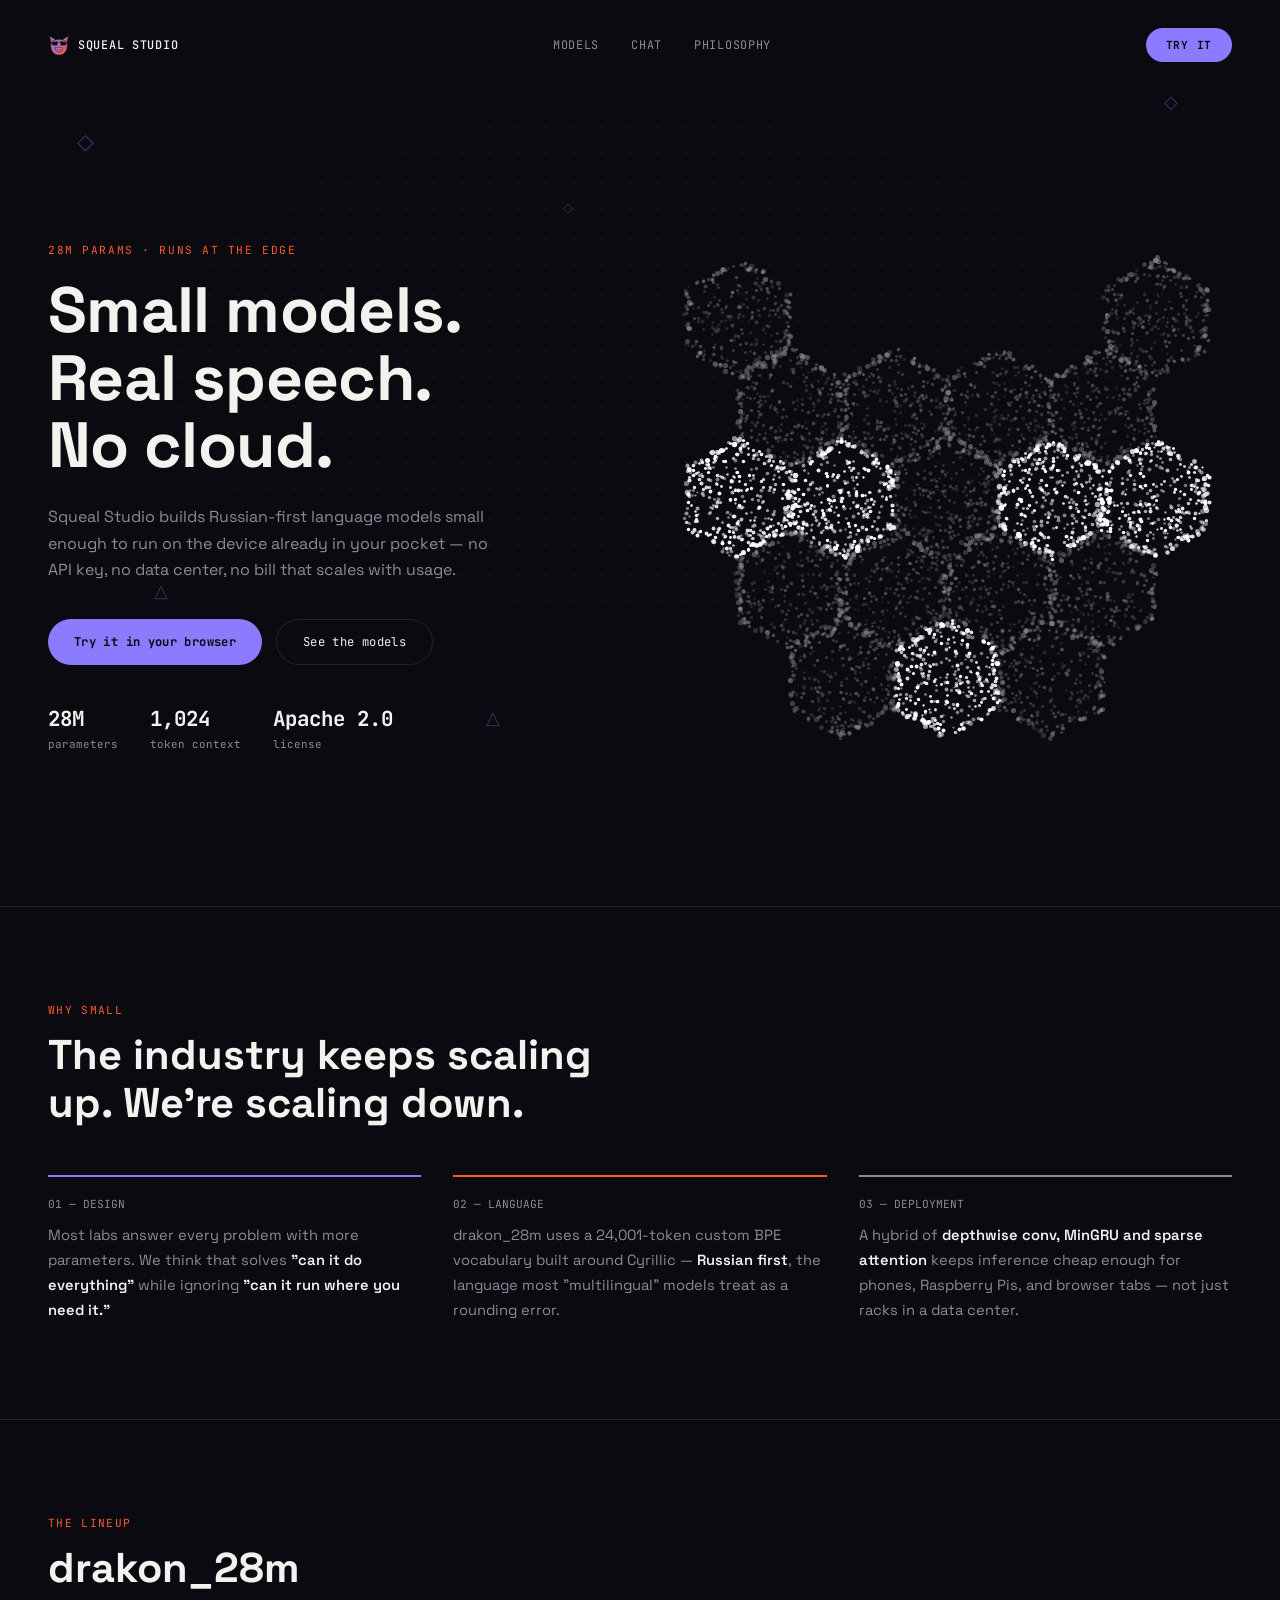
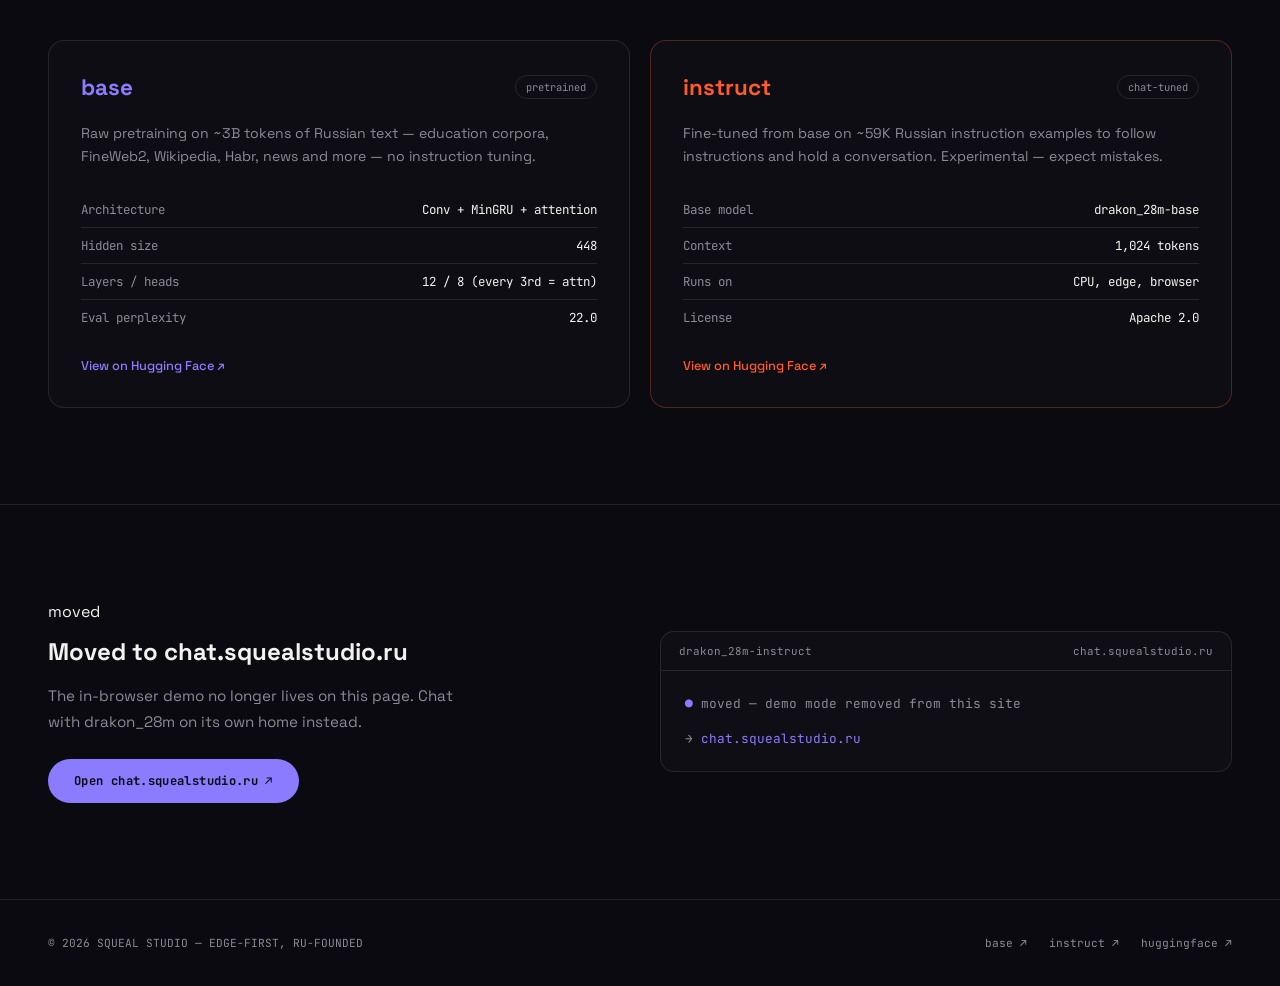
<file: index.html>
<!DOCTYPE html>
<html lang="en">
<head>
<meta charset="UTF-8">
<meta name="viewport" content="width=device-width, initial-scale=1.0">
<title>Squeal Studio | ML, Software & Game Development</title>
<meta name="description" content="Squeal Studio builds edge-first Russian language models and software. Small models, real speech, no cloud — 28M-parameter models that run at the edge.">
<meta name="robots" content="index, follow">
<link rel="alternate" type="text/plain" href="https://squealstudio.ru/llms.txt" title="llms.txt">
<link rel="canonical" href="https://squealstudio.ru/">
<meta property="og:type" content="website">
<meta property="og:site_name" content="Squeal Studio">
<meta property="og:title" content="Squeal Studio | ML, Software & Game Development">
<meta property="og:description" content="Squeal Studio builds edge-first Russian language models and software. Small models, real speech, no cloud.">
<meta property="og:url" content="https://squealstudio.ru">
<meta property="og:image" content="https://squealstudio.ru/og-image.png">
<meta property="og:locale" content="en_US">
<meta property="og:locale:alternate" content="ru_RU">
<meta name="twitter:card" content="summary_large_image">
<meta name="twitter:title" content="Squeal Studio | ML, Software & Game Development">
<meta name="twitter:description" content="Squeal Studio builds edge-first Russian language models and software. Small models, real speech, no cloud.">
<meta name="twitter:image" content="https://squealstudio.ru/og-image.png">
<script type="application/ld+json">
{
  "@context": "https://schema.org",
  "@type": "Organization",
  "name": "Squeal Studio",
  "alternateName": ["SquealStudio", "squeal_ai_", "Squeal-Studio"],
  "url": "https://squealstudio.ru",
  "description": "Squeal Studio builds edge-first Russian language models and software.",
  "sameAs": [
    "https://huggingface.co/Squeal-Studio",
    "https://x.com/SquealStudio",
    "https://www.reddit.com/u/SquealStudio",
    "https://www.reddit.com/r/squealstudio",
    "https://bsky.app/profile/squealstudio.bsky.social",
    "https://gamejolt.com/@SquealStudio",
    "https://discord.gg/2kVpD5VD4"
  ]
}
</script>
<link rel="preconnect" href="https://fonts.googleapis.com">
<link href="https://fonts.googleapis.com/css2?family=Space+Grotesk:wght@400;500;600;700&family=JetBrains+Mono:wght@400;500;600&display=swap" rel="stylesheet">
<link rel="stylesheet" href="styles.css">
</head>
<body>

<section class="hero">
  <div class="bg-dots"></div>
  <div class="floaters">
    <span class="floater" style="top:14%; left:6%; font-size:1.4rem;">◇</span>
    <span class="floater" style="top:64%; left:12%; animation-delay:-3s;">△</span>
    <span class="floater" style="top:22%; left:44%; animation-delay:-5s; font-size:0.8rem;">◇</span>
    <span class="floater" style="top:78%; left:38%; animation-delay:-1.5s;">△</span>
    <span class="floater" style="top:10%; right:8%; animation-delay:-4s;">◇</span>
    <span class="floater" style="top:70%; right:14%; animation-delay:-2s; font-size:0.9rem;">△</span>
  </div>

  <nav>
    <div class="logo">
      <svg class="mark" viewBox="35 20 70 70" xmlns="http://www.w3.org/2000/svg">
        <defs>
          <linearGradient id="squealGradient" x1="0%" y1="0%" x2="100%" y2="100%">
            <stop offset="0%" stop-color="#8B7CFF" />
            <stop offset="100%" stop-color="#FF5A2E" />
          </linearGradient>
        </defs>
        <g transform="translate(10, 2)" fill="url(#squealGradient)" stroke="#1a1820" stroke-width="1.5" stroke-linecap="round" stroke-linejoin="round">
          <path d="M 35 45 L 30 25 L 48 35" />
          <path d="M 85 45 L 90 25 L 72 35" />
          <path d="M 35 45 C 30 65, 40 85, 60 85 C 80 85, 90 65, 85 45 C 80 32, 40 32, 35 45 Z" />
          <path d="M 48 62 Q 60 56 72 62 Q 75 72 60 76 Q 45 72 48 62 Z" />
          <line x1="56" y1="67" x2="56" y2="69" stroke-width="2" />
          <line x1="64" y1="67" x2="64" y2="69" stroke-width="2" />
          <polygon points="36,44 56,42 54,54 40,54" fill="#0B0A10" stroke="#1a1820" stroke-width="1" />
          <polygon points="84,44 64,42 66,54 80,54" fill="#0B0A10" stroke="#1a1820" stroke-width="1" />
          <line x1="54" y1="44" x2="66" y2="44" stroke="#1a1820" stroke-width="1.5" />
        </g>
      </svg>
      SQUEAL STUDIO
    </div>
    <div class="nav-mid">
      <a href="#models">MODELS</a>
      <a href="https://chat.squealstudio.ru">CHAT</a>
      <a href="#philosophy">PHILOSOPHY</a>
    </div>
    <a href="https://chat.squealstudio.ru" class="nav-cta">TRY IT</a>
  </nav>

  <div class="hero-grid">
    <div class="hero-left fade-up">
      <span class="eyebrow">28M params · runs at the edge</span>
      <h1>Small models.<br>Real speech.<br>No cloud.</h1>
      <p class="lede">Squeal Studio builds Russian-first language models small enough to run on the device already in your pocket — no API key, no data center, no bill that scales with usage.</p>
      <div class="hero-ctas">
        <a href="https://chat.squealstudio.ru" class="btn primary">Try it in your browser</a>
        <a href="#models" class="btn ghost">See the models</a>
      </div>
      <div class="hero-stats">
        <div class="stat"><b class="signal">28M</b><span>parameters</span></div>
        <div class="stat"><b>1,024</b><span>token context</span></div>
        <div class="stat"><b class="violet">Apache 2.0</b><span>license</span></div>
      </div>
    </div>

    <div class="hero-right fade-up">
      <canvas id="blob-canvas" role="img" aria-label="Squeal Studio logo"></canvas>
    </div>
  </div>
</section>

<section class="band" id="philosophy">
  <div class="band-head fade-up">
    <span class="eyebrow">why small</span>
    <h2>The industry keeps scaling up. We're scaling down.</h2>
  </div>
  <div class="philosophy-cols fade-up">
    <div class="ph-card">
      <span class="num">01 — DESIGN</span>
      <p>Most labs answer every problem with more parameters. We think that solves <strong>"can it do everything"</strong> while ignoring <strong>"can it run where you need it."</strong></p>
    </div>
    <div class="ph-card">
      <span class="num">02 — LANGUAGE</span>
      <p>drakon_28m uses a 24,001-token custom BPE vocabulary built around Cyrillic — <strong>Russian first</strong>, the language most "multilingual" models treat as a rounding error.</p>
    </div>
    <div class="ph-card">
      <span class="num">03 — DEPLOYMENT</span>
      <p>A hybrid of <strong>depthwise conv, MinGRU and sparse attention</strong> keeps inference cheap enough for phones, Raspberry Pis, and browser tabs — not just racks in a data center.</p>
    </div>
  </div>
</section>

<section class="band" id="models">
  <div class="band-head fade-up">
    <span class="eyebrow">the lineup</span>
    <h2>drakon_28m</h2>
  </div>
  <div class="model-grid">
    <div class="model-card fade-up">
      <div class="mhead"><h3 class="violet">base</h3><span class="pill">pretrained</span></div>
      <p class="desc">Raw pretraining on ~3B tokens of Russian text — education corpora, FineWeb2, Wikipedia, Habr, news and more — no instruction tuning.</p>
      <div class="spec"><span class="dim">Architecture</span><span>Conv + MinGRU + attention</span></div>
      <div class="spec"><span class="dim">Hidden size</span><span>448</span></div>
      <div class="spec"><span class="dim">Layers / heads</span><span>12 / 8 (every 3rd = attn)</span></div>
      <div class="spec"><span class="dim">Eval perplexity</span><span>22.0</span></div>
      <a href="https://huggingface.co/Squeal-Studio/drakon_28m-base" target="_blank" class="link violet">View on Hugging Face ↗</a>
    </div>
    <div class="model-card instruct fade-up">
      <div class="mhead"><h3 class="signal">instruct</h3><span class="pill">chat-tuned</span></div>
      <p class="desc">Fine-tuned from base on ~59K Russian instruction examples to follow instructions and hold a conversation. Experimental — expect mistakes.</p>
      <div class="spec"><span class="dim">Base model</span><span>drakon_28m-base</span></div>
      <div class="spec"><span class="dim">Context</span><span>1,024 tokens</span></div>
      <div class="spec"><span class="dim">Runs on</span><span>CPU, edge, browser</span></div>
      <div class="spec"><span class="dim">License</span><span>Apache 2.0</span></div>
      <a href="https://huggingface.co/Squeal-Studio/drakon_28m-instruct" target="_blank" class="link signal">View on Hugging Face ↗</a>
    </div>
  </div>
</section>

<section class="band" id="try">
  <div class="try-grid">
    <div class="try-copy fade-up">
      <span class="eyebrow">moved</span>
      <h2 style="margin-top:14px;">Moved to chat.squealstudio.ru</h2>
      <p>The in-browser demo no longer lives on this page. Chat with drakon_28m on its own home instead.</p>
      <div class="hero-ctas" style="margin-top:24px;">
        <a href="https://chat.squealstudio.ru" class="btn primary">Open chat.squealstudio.ru ↗</a>
      </div>
    </div>
    <div class="term fade-up">
      <div class="term-top">
        <span>drakon_28m-instruct</span>
        <span class="dim">chat.squealstudio.ru</span>
      </div>
      <div class="term-body">
        <div class="term-status"><span class="violet">●</span> moved — demo mode removed from this site</div>
        <div id="outputLine">→ <a href="https://chat.squealstudio.ru" class="violet">chat.squealstudio.ru</a></div>
      </div>
    </div>
  </div>
</section>

<footer>
  <span>© 2026 SQUEAL STUDIO — EDGE-FIRST, RU-FOUNDED</span>
  <div class="footer-links">
    <a href="https://huggingface.co/Squeal-Studio/drakon_28m-base" target="_blank">base ↗</a>
    <a href="https://huggingface.co/Squeal-Studio/drakon_28m-instruct" target="_blank">instruct ↗</a>
    <a href="https://huggingface.co/Squeal-Studio" target="_blank">huggingface ↗</a>
  </div>
</footer>

<script src="script.js"></script>

</body>
</html>
</file>
<file: styles.css>
:root{
    --bg: #0B0A10;
    --ink: #F4F2EE;
    --ink-dim: #8D8A96;
    --violet: #8B7CFF;
    --signal: #FF5A2E;
    --line: rgba(244,242,238,0.1);
}
*{ box-sizing: border-box; margin:0; padding:0; }
html{ scroll-behavior: smooth; }
body{
    background: var(--bg);
    color: var(--ink);
    font-family: 'Space Grotesk', sans-serif;
    -webkit-font-smoothing: antialiased;
    overflow-x: hidden;
}
a{ color: inherit; text-decoration: none; }
::selection{ background: var(--signal); color: var(--bg); }
.mono{ font-family: 'JetBrains Mono', monospace; }
.dim{ color: var(--ink-dim); }
.signal{ color: var(--signal); }
.violet{ color: var(--violet); }

.hero{
    position: relative;
    min-height: 100vh;
    overflow: hidden;
}
.bg-dots{
    position: absolute; inset: 0; z-index: 0;
    background-image: radial-gradient(rgba(244,242,238,0.06) 1px, transparent 1px);
    background-size: 28px 28px;
    mask-image: radial-gradient(ellipse 80% 60% at 50% 40%, black 40%, transparent 100%);
}
.floaters{ position: absolute; inset: 0; z-index: 1; pointer-events: none; }
.floater{
    position: absolute;
    color: var(--violet);
    opacity: 0.35;
    font-size: 1.1rem;
    animation: drift 9s ease-in-out infinite;
}
@keyframes drift{
    0%,100%{ transform: translateY(0) rotate(0deg); }
    50%{ transform: translateY(-18px) rotate(12deg); }
}

nav{
    position: relative; z-index: 20;
    display: flex; justify-content: space-between; align-items: center;
    padding: 28px 48px;
    font-family: 'JetBrains Mono', monospace;
    font-size: 0.74rem; letter-spacing: 0.06em;
}
@media (max-width: 767px){ nav{ padding: 20px 22px; } }
.logo{ display: flex; align-items: center; gap: 8px; font-weight: 500; }
.logo .mark{ width: 22px; height: 22px; display: block; }
.nav-mid{ display: flex; gap: 32px; color: var(--ink-dim); }
@media (max-width: 900px){ .nav-mid{ display:none; } }
.nav-mid a:hover{ color: var(--ink); }
.nav-cta{
    background: var(--violet); color: #0B0A10; font-weight: 700;
    padding: 10px 20px; border-radius: 999px; font-size: 0.7rem;
}
.nav-cta:hover{ background: var(--ink); }

.hero-grid{
    position: relative; z-index: 10;
    display: grid; grid-template-columns: 1fr 1fr;
    align-items: center;
    min-height: calc(100vh - 84px);
    padding: 0 48px;
    gap: 40px;
}
@media (max-width: 900px){
    .hero-grid{ grid-template-columns: 1fr; padding: 0 22px; text-align: left; }
}

.hero-left .eyebrow{
    font-family: 'JetBrains Mono', monospace;
    font-size: 0.7rem; letter-spacing: 0.14em; text-transform: uppercase;
    color: var(--signal);
    margin-bottom: 20px;
    display: block;
}
.hero-left h1{
    font-weight: 700;
    font-size: clamp(2.6rem, 5vw, 4.2rem);
    line-height: 1.06;
    letter-spacing: -0.01em;
}
.hero-left p.lede{
    margin-top: 24px;
    max-width: 460px;
    color: var(--ink-dim);
    font-size: 1rem; line-height: 1.65;
}
.hero-ctas{ margin-top: 36px; display: flex; gap: 14px; flex-wrap: wrap; }
.btn{
    display: inline-flex; align-items: center; gap: 8px;
    padding: 14px 26px; border-radius: 999px;
    font-family: 'JetBrains Mono', monospace;
    font-size: 0.76rem; letter-spacing: 0.03em;
    transition: transform .15s ease, background .15s ease, border-color .15s ease;
}
.btn.primary{ background: var(--violet); color: #0B0A10; font-weight: 700; }
.btn.primary:hover{ background: var(--ink); transform: translateY(-1px); }
.btn.ghost{ border: 1px solid var(--line); color: var(--ink); }
.btn.ghost:hover{ border-color: var(--ink-dim); background: rgba(255,255,255,0.03); }

.hero-stats{
    margin-top: 40px; display: flex; gap: 32px;
    font-family: 'JetBrains Mono', monospace;
}
.hero-stats .stat b{ display:block; font-size: 1.3rem; color: var(--ink); }
.hero-stats .stat span{ font-size: 0.68rem; color: var(--ink-dim); }

.hero-right{ position: relative; height: 560px; }
@media (max-width: 900px){ .hero-right{ display: none; } }
#blob-canvas{ width: 100%; height: 100%; }

section.band{ padding: 96px 48px; border-top: 1px solid var(--line); }
@media (max-width: 767px){ section.band{ padding: 60px 22px; } }
.band-head{ margin-bottom: 48px; }
.band-head .eyebrow{ font-family: 'JetBrains Mono', monospace; font-size: 0.7rem; letter-spacing: 0.12em; text-transform: uppercase; color: var(--signal); display:block; margin-bottom: 14px; }
.band-head h2{ font-weight: 700; font-size: clamp(1.8rem, 3.4vw, 2.6rem); max-width: 600px; line-height: 1.15; }

.philosophy-cols{ display: grid; grid-template-columns: repeat(3, 1fr); gap: 32px; }
@media (max-width: 900px){ .philosophy-cols{ grid-template-columns: 1fr; } }
.ph-card{ border-top: 2px solid var(--violet); padding-top: 20px; }
.ph-card:nth-child(2){ border-color: var(--signal); }
.ph-card:nth-child(3){ border-color: var(--ink-dim); }
.ph-card .num{ font-family: 'JetBrains Mono', monospace; font-size: 0.7rem; color: var(--ink-dim); margin-bottom: 12px; display:block; }
.ph-card p{ color: var(--ink-dim); font-size: 0.92rem; line-height: 1.7; }
.ph-card strong{ color: var(--ink); font-weight: 600; }

.model-grid{ display: grid; grid-template-columns: 1fr 1fr; gap: 20px; }
@media (max-width: 767px){ .model-grid{ grid-template-columns: 1fr; } }
.model-card{ border: 1px solid var(--line); border-radius: 16px; padding: 32px; background: rgba(255,255,255,0.015); }
.model-card.instruct{ border-color: rgba(255,90,46,0.3); }
.model-card .mhead{ display: flex; justify-content: space-between; align-items: center; margin-bottom: 20px; }
.model-card h3{ font-size: 1.4rem; font-weight: 700; }
.model-card .pill{ font-family: 'JetBrains Mono', monospace; font-size: 0.65rem; padding: 4px 10px; border: 1px solid var(--line); border-radius: 999px; color: var(--ink-dim); }
.model-card p.desc{ color: var(--ink-dim); font-size: 0.88rem; line-height: 1.65; margin-bottom: 24px; }
.spec{ display: flex; justify-content: space-between; padding: 9px 0; border-bottom: 1px solid var(--line); font-family: 'JetBrains Mono', monospace; font-size: 0.78rem; }
.spec:last-of-type{ border-bottom: none; }
.model-card .link{ display: inline-block; margin-top: 22px; font-size: 0.8rem; font-weight: 500; }
.model-card.instruct .link:hover{ color: var(--signal); }
.model-card:not(.instruct) .link:hover{ color: var(--violet); }

.try-grid{ display: grid; grid-template-columns: 1fr 1fr; gap: 40px; align-items: center; }
@media (max-width: 900px){ .try-grid{ grid-template-columns: 1fr; } }
.try-copy p{ color: var(--ink-dim); font-size: 0.95rem; line-height: 1.7; margin-top: 16px; max-width: 440px; }
.term{ border: 1px solid var(--line); border-radius: 14px; overflow: hidden; background: rgba(255,255,255,0.02); }
.term-top{ display: flex; justify-content: space-between; padding: 12px 18px; border-bottom: 1px solid var(--line); font-family: 'JetBrains Mono', monospace; font-size: 0.68rem; color: var(--ink-dim); }
.term-body{ padding: 24px; }
.term-status{ font-family: 'JetBrains Mono', monospace; font-size: 0.8rem; color: var(--ink-dim); margin-bottom: 18px; }
#promptInput{ width: 100%; background: transparent; border: 1px solid var(--line); border-radius: 8px; padding: 12px; color: var(--ink); font-family: 'JetBrains Mono', monospace; font-size: 0.85rem; resize: none; margin-bottom: 16px; }
#promptInput:focus{ outline: none; border-color: var(--violet); }
#promptInput::placeholder{ color: var(--ink-dim); }
.term-controls{ display: flex; justify-content: space-between; align-items: center; flex-wrap: wrap; gap: 10px; }
.btn-run{ background: var(--violet); color: #0B0A10; font-weight: 700; padding: 10px 20px; font-size: 0.72rem; border: none; border-radius: 999px; cursor: pointer; font-family: 'JetBrains Mono', monospace; }
#outputLine{ margin-top: 18px; font-family: 'JetBrains Mono', monospace; font-size: 0.8rem; color: var(--ink-dim); min-height: 1.3em; }
.blink{ animation: blink 1.1s step-end infinite; }
@keyframes blink{ 50%{ opacity:0; } }

footer{ padding: 36px 48px; display: flex; justify-content: space-between; flex-wrap: wrap; gap: 14px; font-family: 'JetBrains Mono', monospace; font-size: 0.7rem; color: var(--ink-dim); border-top: 1px solid var(--line); }
@media (max-width: 767px){ footer{ padding: 26px 22px; } }
footer a:hover{ color: var(--violet); }
.footer-links{ display: flex; gap: 22px; }

.fade-up{ opacity: 0; transform: translateY(16px); transition: opacity .7s ease, transform .7s ease; }
.fade-up.visible{ opacity: 1; transform: translateY(0); }
@media (prefers-reduced-motion: reduce){ .fade-up{ transition:none; opacity:1; transform:none; } .floater{ animation: none; } }
</file>
